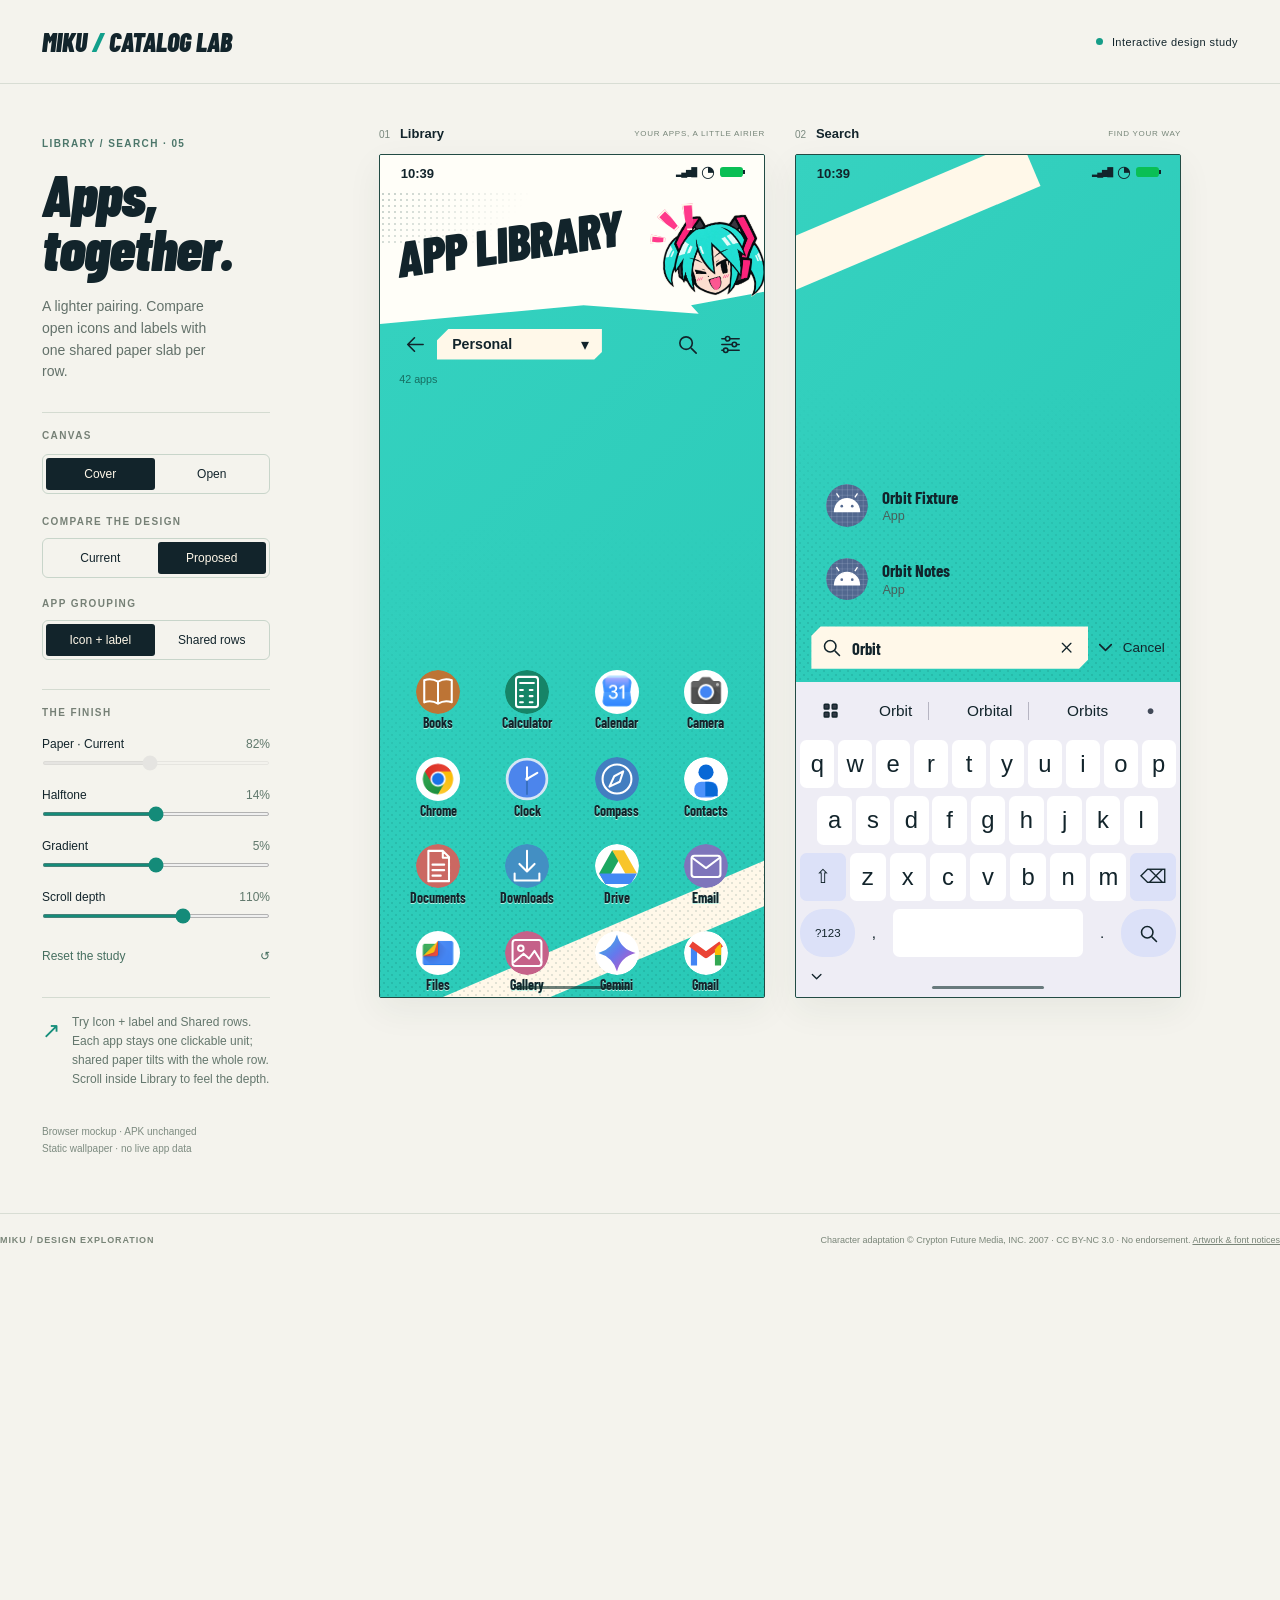
<file: docs/index.html>
<!doctype html><html lang="en"><head><meta charset="utf-8"><meta name="viewport" content="width=device-width,initial-scale=1"><meta http-equiv="refresh" content="0;url=miku/"><title>Arcfold design preview</title></head><body><a href="miku/">Open the Miku Library and Search preview</a></body></html>
</file>
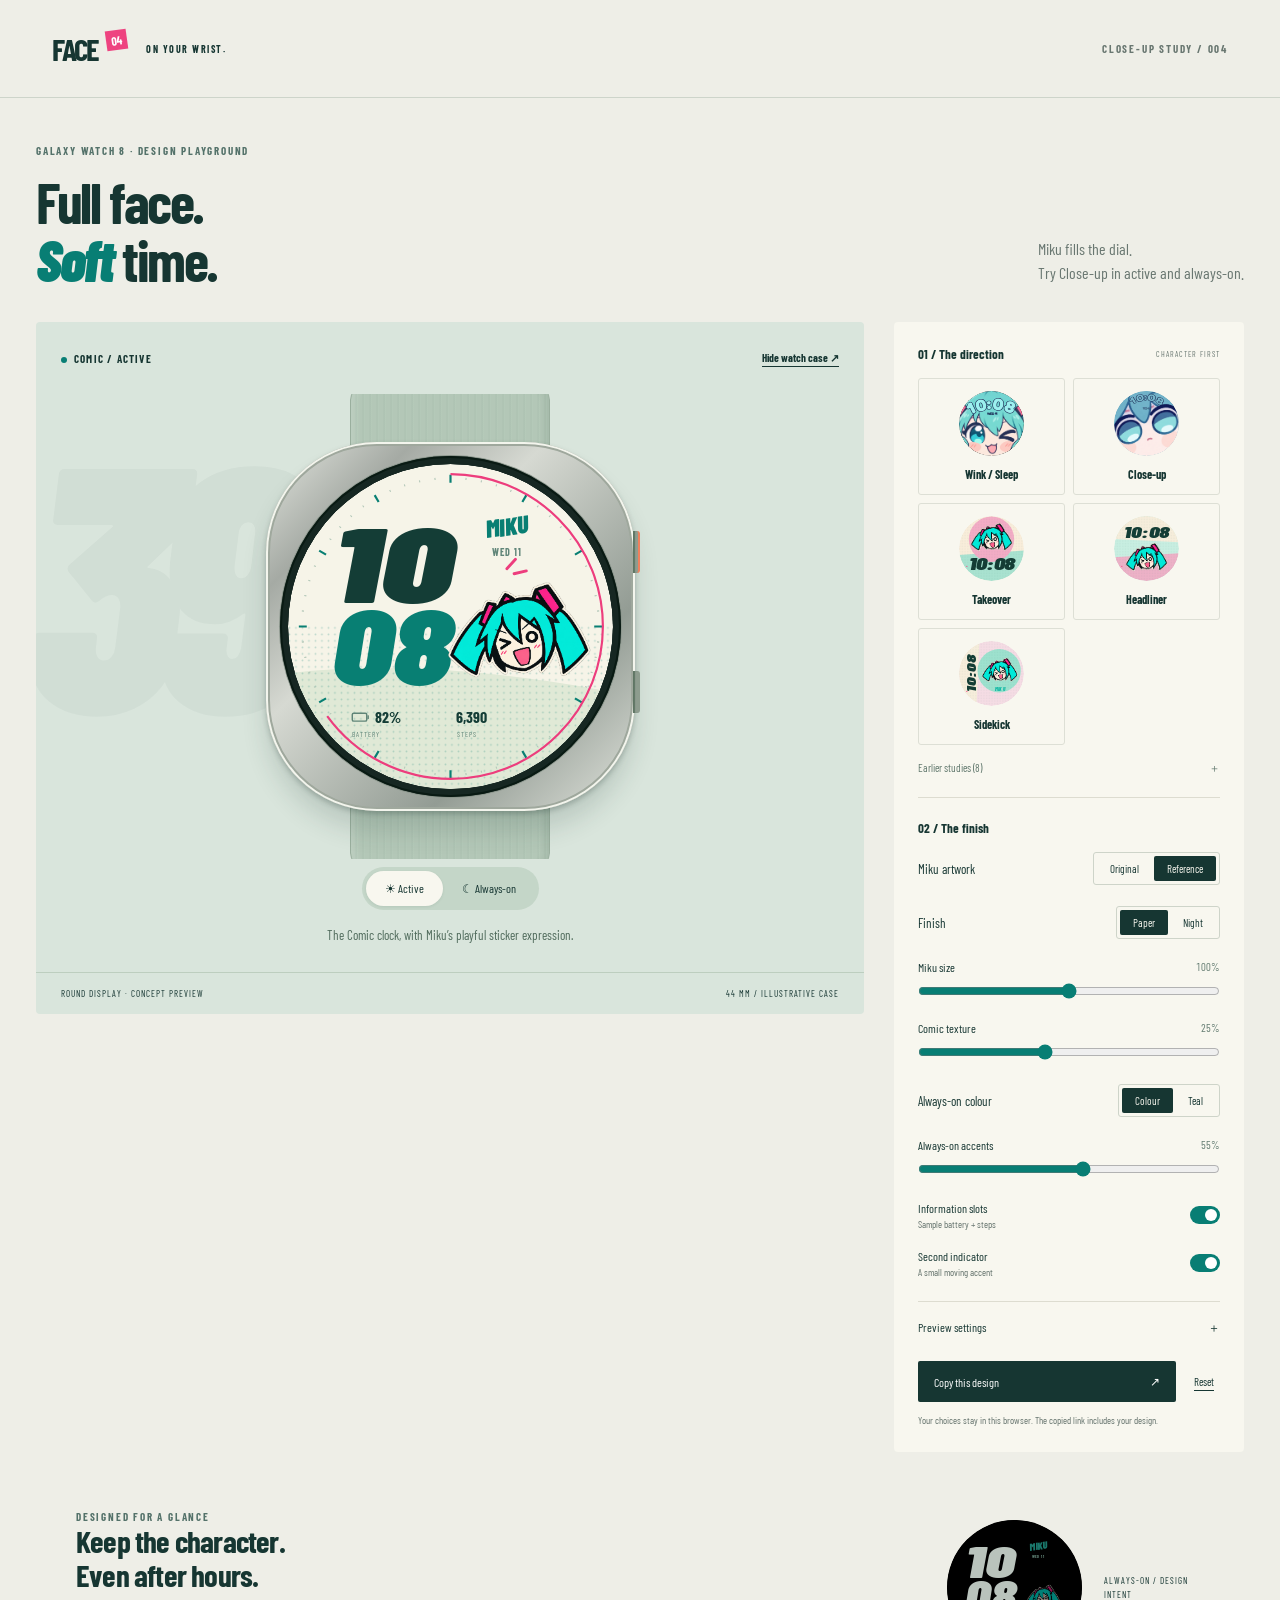
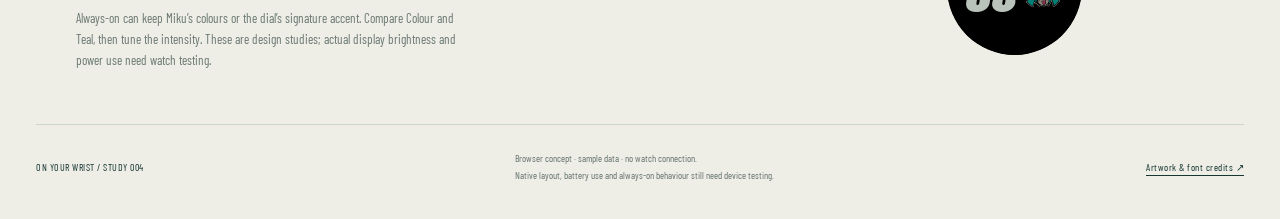
<file: docs/miku-watch/index.html>
<!doctype html>
<html lang="en">
<head>
  <meta charset="UTF-8">
  <meta name="viewport" content="width=device-width,initial-scale=1">
  <meta name="theme-color" content="#eeeee7">
  <meta name="description" content="Character-led Miku watch faces with bold time, plus eight earlier watch studies. Compare active and full-colour always-on.">
  <title>On your wrist / Watch face studies</title>
  <link rel="stylesheet" href="preview.css?v=fonts10">
  <link rel="preload" href="assets/fonts/fredoka.ttf" as="font" type="font/ttf" crossorigin>
  <script src="studies.js?v=fonts10" defer></script>
  <script src="preview.js?v=fonts10" defer></script>
</head>
<body>
  <header class="masthead"><a class="wordmark" href="#">FACE<span class="mark">04</span><span class="wordmark-sub">ON YOUR WRIST.</span></a><span class="edition">CLOSE-UP STUDY / 004</span></header>
  <main>
    <section class="intro"><div><p class="eyebrow">GALAXY WATCH 8 · DESIGN PLAYGROUND</p><h1>Full face.<br><em>Soft</em> time.</h1></div><p class="intro-note">Miku fills the dial.<br>Try Close-up in active and always-on.</p></section>
    <div class="workspace">
      <section class="stage" id="preview-stage" aria-label="Watch face preview">
        <div class="stage-top"><span><i class="status-dot"></i><span id="stage-label">COMIC / ACTIVE</span></span><button class="text-button" id="bare" aria-pressed="false">Hide watch case ↗</button></div>
        <div class="watch-space">
          <span class="stage-type" aria-hidden="true">39</span>
          <div class="watch" id="watch"><div class="strap strap-top"></div><div class="strap strap-bottom"></div><div class="case"><i class="side-button side-top"></i><i class="side-button side-bottom"></i><div class="bezel"><div class="screen" id="face"></div></div></div></div>
        </div>
        <div class="mode-switch" role="group" aria-label="Display mode"><button data-mode="active" aria-pressed="true">☀ Active</button><button data-mode="ambient" aria-pressed="false">☾ Always-on</button></div>
        <p class="stage-caption" id="stage-caption">The Comic clock, with Miku’s playful sticker expression.</p>
        <div class="stage-bottom"><span>ROUND DISPLAY · CONCEPT PREVIEW</span><span id="case-label">44 MM / ILLUSTRATIVE CASE</span></div>
      </section>
      <aside class="controls" aria-label="Design controls">
        <section class="control-section"><div class="section-title"><h2>01 / The direction</h2><span>CHARACTER FIRST</span></div><div class="directions focus-directions" role="group" aria-label="New character directions">
          <button class="direction" data-layout="wink" aria-pressed="false"><span class="mini-face" id="mini-wink" aria-hidden="true"></span><span><strong>Wink / Sleep</strong><small>Playful awake. Sleeping at rest.</small></span><span class="choice-dot"></span></button>
          <button class="direction" data-layout="closeup" aria-pressed="false"><span class="mini-face" id="mini-closeup" aria-hidden="true"></span><span><strong>Close-up</strong><small>Her whole face.</small></span><span class="choice-dot"></span></button>
          <button class="direction" data-layout="takeover" aria-pressed="false"><span class="mini-face" id="mini-takeover" aria-hidden="true"></span><span><strong>Takeover</strong><small>Miku above bold time.</small></span><span class="choice-dot"></span></button>
          <button class="direction" data-layout="headliner" aria-pressed="false"><span class="mini-face" id="mini-headliner" aria-hidden="true"></span><span><strong>Headliner</strong><small>Time above a giant portrait.</small></span><span class="choice-dot"></span></button>
          <button class="direction" data-layout="sidekick" aria-pressed="false"><span class="mini-face" id="mini-sidekick" aria-hidden="true"></span><span><strong>Sidekick</strong><small>Vertical time. Big character.</small></span><span class="choice-dot"></span></button>
        </div><details class="earlier-studies"><summary>Earlier studies (8) <span>＋</span></summary><div class="directions" role="group" aria-label="Earlier face directions">
          <button class="direction" data-layout="comic" aria-pressed="true"><span class="mini-face" id="mini-comic" aria-hidden="true"></span><span><strong>Comic</strong><small>Selected · comic Miku sticker.</small></span><span class="choice-dot"></span></button>
          <button class="direction" data-layout="vinyl" aria-pressed="false"><span class="mini-face" id="mini-vinyl" aria-hidden="true"></span><span><strong>Miku Vinyl</strong><small>Record-label charm.</small></span><span class="choice-dot"></span></button>
          <button class="direction" data-layout="sticker" aria-pressed="false"><span class="mini-face" id="mini-sticker" aria-hidden="true"></span><span><strong>Miku Sticker</strong><small>A little more pop.</small></span><span class="choice-dot"></span></button>
          <button class="direction" data-layout="arc" aria-pressed="false"><span class="mini-face" id="mini-arc" aria-hidden="true"></span><span><strong>Arc</strong><small>Quiet colour and type.</small></span><span class="choice-dot"></span></button>
          <button class="direction" data-layout="instrument" aria-pressed="false"><span class="mini-face" id="mini-instrument" aria-hidden="true"></span><span><strong>Instrument</strong><small>A precise field dial.</small></span><span class="choice-dot"></span></button>
          <button class="direction" data-layout="paper" aria-pressed="false"><span class="mini-face" id="mini-paper" aria-hidden="true"></span><span><strong>Paper</strong><small>Type with presence.</small></span><span class="choice-dot"></span></button>
          <button class="direction" data-layout="portrait" aria-pressed="false"><span class="mini-face" id="mini-portrait" aria-hidden="true"></span><span><strong>Portrait</strong><small>More Miku. Less noise.</small></span><span class="choice-dot"></span></button>
          <button class="direction" data-layout="dial" aria-pressed="false"><span class="mini-face" id="mini-dial" aria-hidden="true"></span><span><strong>Backstage</strong><small>A quieter analog moment.</small></span><span class="choice-dot"></span></button>
        </div></details></section>
        <section class="control-section"><div class="section-title"><h2>02 / The finish</h2></div>
          <div class="control-row" id="font-controls"><label for="font">Clock font</label><select id="font"><option value="fredoka">Fredoka · soft</option><option value="nunito">Nunito · clean</option><option value="baloo">Baloo 2 · chunky</option><option value="barlow">Barlow · previous</option></select></div>
          <div class="control-row" id="character-controls"><span id="character-label">Miku artwork</span><div class="segmented" role="group" aria-labelledby="character-label"><button data-character="original" aria-pressed="false">Original</button><button data-character="reference" aria-pressed="true">Reference</button></div></div>
          <div class="control-row" id="palette-controls"><span id="palette-label">Finish</span><div class="segmented" role="group" aria-labelledby="palette-label"><button data-palette="paper" aria-pressed="true">Paper</button><button data-palette="night" aria-pressed="false">Night</button></div></div>
          <div id="art-controls"><label class="slider-label" for="art">Miku size <output id="art-value" for="art">100%</output></label><input id="art" type="range" min="75" max="125" value="100" step="1"></div>
          <div id="texture-controls"><label class="slider-label" for="texture">Comic texture <output id="texture-value" for="texture">25%</output></label><input id="texture" type="range" min="0" max="60" value="25" step="1"></div>
          <div class="control-row aod-style-row"><span id="aodstyle-label">Always-on colour</span><div class="segmented" role="group" aria-labelledby="aodstyle-label"><button data-aodstyle="colour" aria-pressed="true">Colour</button><button data-aodstyle="teal" aria-pressed="false">Teal</button></div></div>
          <label class="slider-label" for="aod">Always-on accents <output id="aod-value" for="aod">55%</output></label><input id="aod" type="range" min="0" max="100" value="55" step="1" aria-description="Preview intensity of always-on artwork and accents. Zero hides Miku and coloured accents. This does not set physical watch brightness.">
          <label class="toggle-row" id="info-controls" for="details"><span>Information slots<small>Sample battery + steps</small></span><input id="details" type="checkbox" checked><span class="toggle" aria-hidden="true"></span></label>
          <label class="toggle-row" for="seconds"><span>Second indicator<small>A small moving accent</small></span><input id="seconds" type="checkbox" checked><span class="toggle" aria-hidden="true"></span></label>
        </section>
        <details class="extras"><summary>Preview settings <span>＋</span></summary><div class="extras-body">
          <div class="control-row"><label for="size">Watch size</label><select id="size"><option value="44">44 mm</option><option value="40">40 mm</option></select></div>
          <div class="control-row"><label for="format">Time format</label><select id="format"><option value="24">24 hour</option><option value="12">12 hour</option></select></div>
          <label class="toggle-row" for="live"><span>Use current time<small>Off keeps the study at 10:08</small></span><input id="live" type="checkbox"><span class="toggle" aria-hidden="true"></span></label>
        </div></details>
        <div class="actions"><button id="share" class="primary-button">Copy this design <span>↗</span></button><button id="reset" class="reset-button">Reset</button></div>
        <p class="control-note">Your choices stay in this browser. The copied link includes your design.</p>
      </aside>
    </div>
    <section class="afterword"><div><span class="eyebrow">DESIGNED FOR A GLANCE</span><h2>Keep the character.<br>Even after hours.</h2><p>Always-on can keep Miku’s colours or the dial’s signature accent. Compare Colour and Teal, then tune the intensity. These are design studies; actual display brightness and power use need watch testing.</p></div><div class="ambient-card"><div id="ambient-face" class="ambient-face" aria-label="Always-on comparison"></div><span>ALWAYS-ON / DESIGN INTENT</span></div></section>
    <footer><span>ON YOUR WRIST / STUDY 004</span><p>Browser concept · sample data · no watch connection.<br>Native layout, battery use and always-on behaviour still need device testing.</p><a href="assets/NOTICE.txt">Artwork & font credits ↗</a></footer>
  </main>
  <div class="toast" id="toast" role="status" aria-live="polite"></div>
  <dialog id="share-dialog"><form method="dialog"><h2>Your design link</h2><p>Copy this link to keep or share this version.</p><input id="share-url" aria-label="Design link" readonly><button class="primary-button">Done</button></form></dialog>
</body>
</html>
</file>
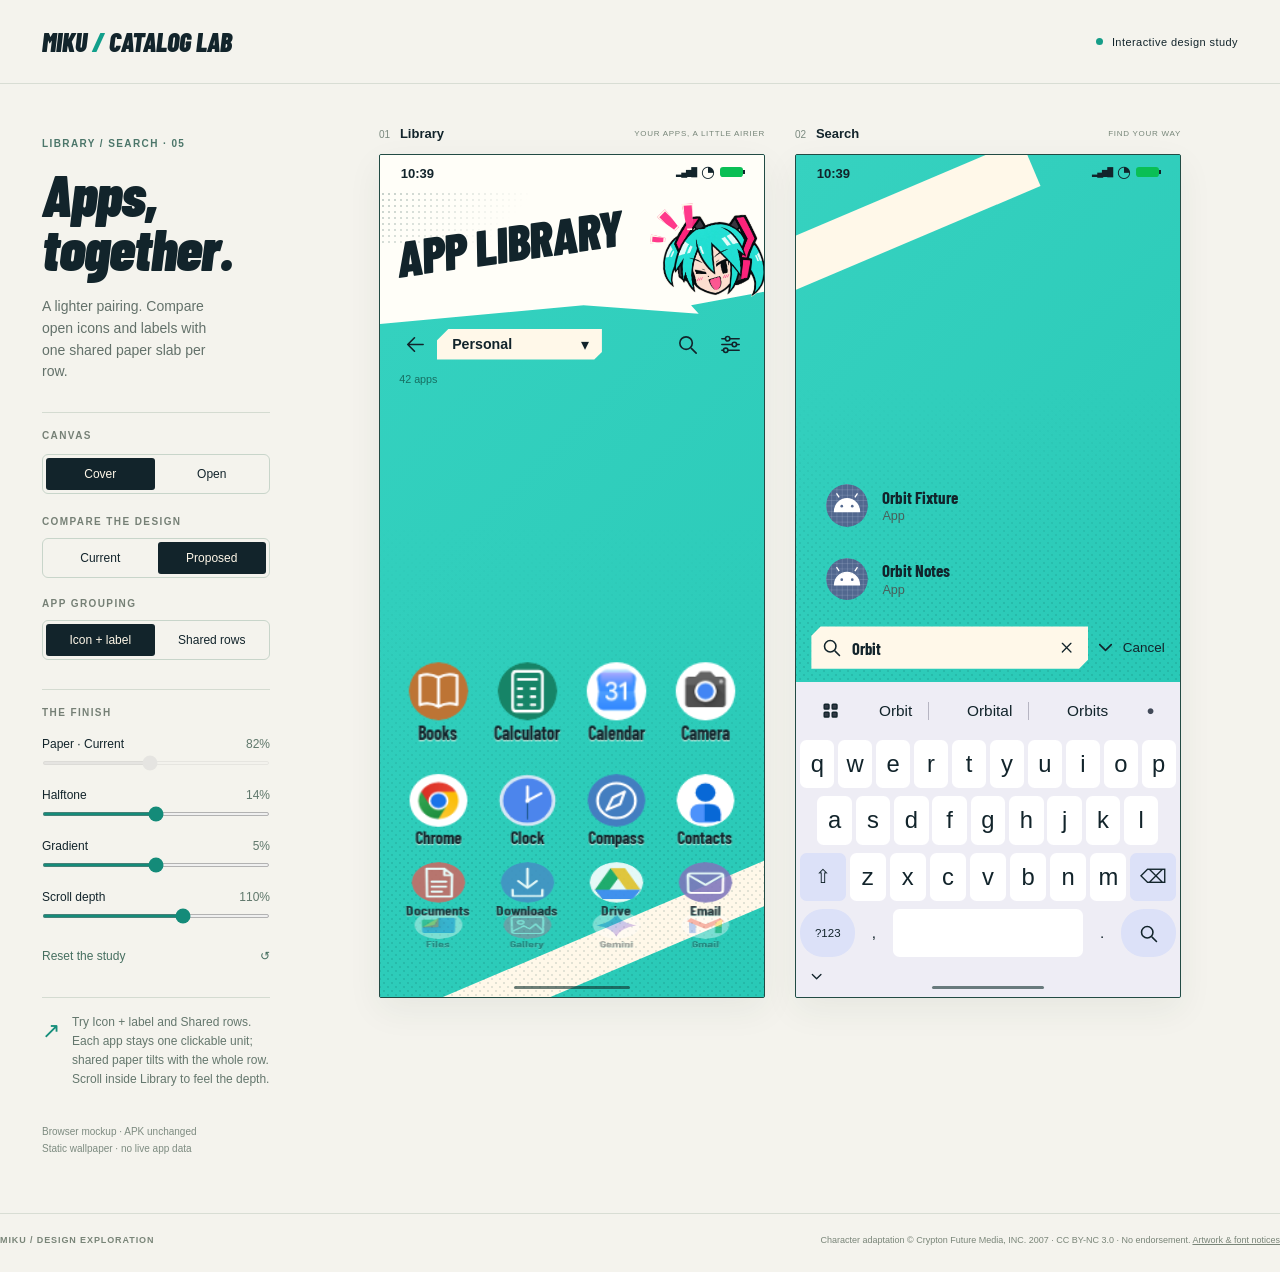
<file: docs/miku/index.html>
<!doctype html>
<html lang="en">
<head>
  <meta charset="utf-8">
  <meta name="viewport" content="width=device-width, initial-scale=1">
  <meta name="theme-color" content="#f4f3ec">
  <title>Miku · Catalog study</title>
  <meta name="description" content="A Miku Library study with complete app cards scrolling along a curved 3D surface, plus the white comic header.">
  <link rel="icon" href="assets/study.svg" type="image/svg+xml">
  <link rel="stylesheet" href="preview.css?v=group5">
  <link rel="stylesheet" href="polish.css?v=group5">
  <script src="preview.js?v=group5" defer></script>
</head>
<body class="is-refined catalog-icons">
  <svg class="sprite" xmlns="http://www.w3.org/2000/svg" aria-hidden="true"><defs>
    <symbol id="back" viewBox="0 0 24 24"><path d="m13 5-7 7 7 7M6 12h16"/></symbol>
    <symbol id="search" viewBox="0 0 24 24"><circle cx="10.5" cy="10.5" r="6.5"/><path d="m16 16 5 5"/></symbol>
    <symbol id="tune" viewBox="0 0 24 24"><path d="M3 6h18M3 12h18M3 18h18"/><circle cx="9" cy="6" r="2.3"/><circle cx="16" cy="12" r="2.3"/><circle cx="7" cy="18" r="2.3"/></symbol>
    <symbol id="close" viewBox="0 0 24 24"><path d="m6 6 12 12M18 6 6 18"/></symbol>
    <symbol id="grid" viewBox="0 0 24 24"><rect x="4" y="4" width="6" height="6" rx="1"/><rect x="14" y="4" width="6" height="6" rx="1"/><rect x="4" y="14" width="6" height="6" rx="1"/><rect x="14" y="14" width="6" height="6" rx="1"/></symbol>
    <symbol id="down" viewBox="0 0 24 24"><path d="m6 9 6 6 6-6"/></symbol>
  </defs></svg>
  <header class="page-header">
    <a href="#preview" class="wordmark">MIKU<span> / </span>CATALOG LAB</a>
    <span class="study-tag"><i></i> Interactive design study</span>
  </header>
  <main id="preview" class="studio">
    <aside class="studio-controls" aria-label="Preview controls">
      <p class="eyebrow">LIBRARY / SEARCH · 05</p>
      <h1>Apps,<br>together.</h1>
      <p class="intro">A lighter pairing. Compare open icons and labels with one shared paper slab per row.</p>
      <div class="control-group">
        <p class="control-heading">CANVAS</p>
        <div class="segmented" role="group" aria-label="Display size">
          <button id="cover-mode" type="button" aria-pressed="true">Cover</button>
          <button id="open-mode" type="button" aria-pressed="false">Open</button>
        </div>
      </div>
      <div class="comparison-control">
        <p class="control-heading">COMPARE THE DESIGN</p>
        <div class="segmented" role="group" aria-label="Design comparison">
          <button id="current-design" type="button" aria-pressed="false">Current</button>
          <button id="refined-design" type="button" aria-pressed="true">Proposed</button>
        </div>
      </div>
      <div class="grouping-control">
        <p class="control-heading">APP GROUPING</p>
        <div class="segmented" role="group" aria-label="App background style">
          <button id="icons-style" type="button" aria-pressed="true">Icon + label</button>
          <button id="rows-style" type="button" aria-pressed="false">Shared rows</button>
        </div>
      </div>
      <div class="control-group sliders">
        <p class="control-heading">THE FINISH</p>
        <label for="card-width">Paper · Current <output id="card-width-value" for="card-width">82%</output></label>
        <input id="card-width" type="range" min="66" max="100" value="82" disabled>
        <label for="dot-strength">Halftone <output id="dot-strength-value" for="dot-strength">14%</output></label>
        <input id="dot-strength" type="range" min="0" max="28" value="14">
        <label for="gradient">Gradient <output id="gradient-value" for="gradient">5%</output></label>
        <input id="gradient" type="range" min="0" max="10" step="0.25" value="5">
        <label for="scroll-depth">Scroll depth <output id="scroll-depth-value" for="scroll-depth">110%</output></label>
        <input id="scroll-depth" type="range" min="0" max="175" step="5" value="110">
        <button id="reset" class="reset" type="button">Reset the study <span aria-hidden="true">↺</span></button>
      </div>
      <div class="try-note"><span class="note-mark" aria-hidden="true">↗</span><p>Try Icon + label and Shared rows. Each app stays one clickable unit; shared paper tilts with the whole row. Scroll inside Library to feel the depth.</p></div>
      <p class="scope-note">Browser mockup · APK unchanged<br>Static wallpaper · no live app data</p>
    </aside>
    <div class="screens" id="screens">
      <section class="screen-study" aria-labelledby="library-caption">
        <div class="screen-caption"><h2 id="library-caption">01 <span>Library</span></h2><span>YOUR APPS, A LITTLE AIRIER</span></div>
        <div class="device" id="library-device">
          <div class="surface library-surface">
            <div class="scene-print" aria-hidden="true"></div><div class="halftone" aria-hidden="true"></div>
            <div class="status-bar" aria-hidden="true"><span>10:39</span><span class="status-symbols"><b>▂▄▆█</b><span>◔</span><i></i></span></div>
            <header class="comic-header">
              <div class="header-dots" aria-hidden="true"></div>
              <h2>APP LIBRARY</h2>
              <div class="mascot" aria-hidden="true"><img src="assets/miku-head.png" alt=""><span class="burst burst-one"></span><span class="burst burst-two"></span><span class="burst burst-three"></span></div>
            </header>
            <div class="library-toolbar">
              <button class="icon-button" type="button" id="library-back" aria-label="Return to all apps"><svg><use href="#back"/></svg></button>
              <label class="collection"><span class="sr-only">Library collection</span><select id="collection"><option value="all">Personal</option><option value="everyday">Everyday</option><option value="creative">Creative</option></select><span aria-hidden="true">▾</span></label>
              <button class="icon-button" type="button" id="open-search" aria-label="Focus Search"><svg><use href="#search"/></svg></button>
              <button class="icon-button" type="button" id="view-menu-button" aria-label="Library view and sort" aria-expanded="false" aria-controls="view-menu"><svg><use href="#tune"/></svg></button>
            </div>
            <div class="profile-line"><span id="library-count">22 apps</span><span class="single-profile-label">Profile: Personal</span></div>
            <div class="view-menu" id="view-menu" hidden>
              <p>VIEW</p><div class="segmented" role="group" aria-label="Library layout"><button type="button" id="grid-view" aria-pressed="true">Grid</button><button type="button" id="list-view" aria-pressed="false">List</button></div>
              <label for="sort">Sort apps<select id="sort"><option value="az">Name A–Z</option><option value="za">Name Z–A</option></select></label>
            </div>
            <div class="library-scroll"><div class="app-grid" id="app-grid" aria-label="Apps"></div></div>
            <div class="gesture-bar" aria-hidden="true"></div>
          </div>
        </div>
      </section>
      <section class="screen-study" aria-labelledby="search-caption">
        <div class="screen-caption"><h2 id="search-caption">02 <span>Search</span></h2><span>FIND YOUR WAY</span></div>
        <div class="device" id="search-device">
          <div class="surface search-surface">
            <div class="scene-print" aria-hidden="true"></div><div class="halftone" aria-hidden="true"></div>
            <div class="status-bar" aria-hidden="true"><span>10:39</span><span class="status-symbols"><b>▂▄▆█</b><span>◔</span><i></i></span></div>
            <div class="search-content"><div id="search-results" class="search-results" aria-live="polite" aria-label="Search results"></div></div>
            <form id="search-form" class="search-toolbar" role="search">
              <div class="search-field"><svg aria-hidden="true"><use href="#search"/></svg><label class="sr-only" for="query">Search all apps</label><input id="query" type="search" inputmode="none" autocomplete="off" spellcheck="false" value="Orbit" placeholder="Search apps"><button type="button" id="clear-query" aria-label="Clear Search"><svg><use href="#close"/></svg></button></div>
              <button type="button" class="icon-button" id="keyboard-toggle" aria-label="Hide preview keyboard" aria-pressed="true"><svg><use href="#down"/></svg></button>
              <button type="button" class="cancel-search" id="cancel-search">Cancel</button>
            </form>
          </div>
          <div class="keyboard" id="keyboard" aria-label="Preview keyboard">
            <div class="suggestions"><svg aria-hidden="true"><use href="#grid"/></svg><span id="suggestion">Orbit</span><span>Orbital</span><span>Orbits</span><span aria-hidden="true">●</span></div>
            <div class="key-row" data-letters="qwertyuiop"></div><div class="key-row middle-row" data-letters="asdfghjkl"></div>
            <div class="key-row"><button type="button" class="utility-key" id="shift" aria-label="Shift" aria-pressed="false">⇧</button><div class="letter-group" data-letters="zxcvbnm"></div><button type="button" class="utility-key" id="backspace" aria-label="Backspace">⌫</button></div>
            <div class="key-row last-row"><button type="button" class="utility-key" id="symbols" aria-label="Numbers and symbols" aria-pressed="false">?123</button><button type="button" class="punctuation" data-character=",">,</button><button type="button" class="space-key" id="space" aria-label="Space"></button><button type="button" class="punctuation" data-character=".">.</button><button type="button" class="utility-key" id="keyboard-search" aria-label="Search"><svg><use href="#search"/></svg></button></div>
            <div class="keyboard-footer"><button type="button" id="hide-keyboard" aria-label="Hide preview keyboard"><svg><use href="#down"/></svg></button><div class="gesture-bar" aria-hidden="true"></div></div>
          </div>
          <div class="gesture-bar without-keyboard" aria-hidden="true"></div>
        </div>
      </section>
    </div>
  </main>
  <footer class="page-footer"><span>MIKU / DESIGN EXPLORATION</span><p>Character adaptation © Crypton Future Media, INC. 2007 · CC BY-NC 3.0 · No endorsement. <a href="assets/NOTICE.txt">Artwork &amp; font notices</a></p></footer>
  <div class="toast" id="toast" role="status" aria-live="polite"></div>
</body>
</html>
</file>
<file: docs/miku-watch/preview.css>
@font-face{font-family:Barlow;src:url('assets/barlow-regular.ttf')}@font-face{font-family:Barlow;src:url('assets/barlow-bold.ttf');font-weight:700}@font-face{font-family:Comic;src:url('assets/barlow-black-italic.ttf');font-weight:900;font-style:italic}
:root{--ink:#163632;--muted:#697771;--paper:#f8f7ef;--teal:#087e74;--pink:#ee4380}*{box-sizing:border-box}body{margin:0;background:#eeeee7;color:var(--ink);font-family:Barlow,Arial,sans-serif}button,input,select{font:inherit}button,a,input,select,summary{-webkit-tap-highlight-color:transparent}button{cursor:pointer}button:focus-visible,a:focus-visible,summary:focus-visible,input:focus-visible,select:focus-visible{outline:3px solid #c42464;outline-offset:4px}button{color:inherit}a{color:inherit}.masthead{max-width:1392px;margin:auto;padding:30px 52px;display:flex;align-items:center;justify-content:space-between;border-bottom:1px solid #cdd4ca}.wordmark{font-weight:700;letter-spacing:-2px;font-size:31px;text-decoration:none;display:flex;align-items:center;gap:8px}.mark{background:var(--pink);color:#fff;font-size:12px;letter-spacing:0;align-self:start;padding:3px 5px;transform:rotate(-8deg)}.wordmark-sub{font-size:10px;letter-spacing:1.5px;margin-left:11px}.edition,.eyebrow{font-size:11px;letter-spacing:1.8px;font-weight:700}.edition{color:var(--muted)}main{max-width:1288px;margin:auto;padding:0 36px}.intro{display:flex;justify-content:space-between;align-items:flex-end;padding:46px 0 34px}.eyebrow{margin:0 0 16px;color:#54726a}h1{font-size:clamp(42px,4.5vw,65px);line-height:1;letter-spacing:-2.4px;margin:0;font-weight:700}h1 em{font-family:Comic;color:var(--teal);font-weight:900}.intro-note{font-size:16px;line-height:1.5;color:var(--muted);margin:0 0 3px}.workspace{display:grid;grid-template-columns:minmax(0,1fr) 350px;gap:30px;align-items:start}.stage{background:#d9e5dc;border-radius:4px;position:relative;min-width:0;overflow:hidden}.stage-top{position:relative;z-index:2;display:flex;align-items:center;justify-content:space-between;padding:21px 25px;font-size:11px;letter-spacing:1.2px;font-weight:700}.status-dot{display:inline-block;width:6px;height:6px;background:var(--teal);border-radius:100%;margin-right:7px}.text-button{background:none;border:0;font-size:11px;text-decoration:underline;text-underline-offset:4px;padding:8px 0;letter-spacing:0}.watch-space{height:432px;position:relative;display:grid;place-items:center;isolation:isolate;overflow:hidden}.stage-type{position:absolute;font:italic 900 350px/.8 Comic;letter-spacing:-25px;opacity:.035;left:-10px;top:40px;pointer-events:none}.watch{--watch-size:345px;width:var(--watch-size);height:var(--watch-size);position:relative;display:grid;place-items:center;transition:width .25s,height .25s}.watch.small{--watch-size:315px}.strap{position:absolute;width:54%;height:130px;z-index:-1;background:repeating-linear-gradient(90deg,#b3c7b7 0,#b3c7b7 4px,#acc1b1 5px,#b7ccbb 7px);border:1px solid #9aaf9e;border-radius:14px;box-shadow:inset 5px 0 6px #ffffff20,inset -5px 0 6px #18392c14}.strap-top{bottom:80%}.strap-bottom{top:80%}.case{position:relative;width:100%;height:100%;padding:14px;border-radius:30%;background:linear-gradient(135deg,#e3e6df,#a5aaa4 20%,#d6d9d2 38%,#939c94 72%,#e0e3dc);box-shadow:0 20px 25px #283d3728,0 3px 5px #22393040,inset 0 0 0 2px #f3f5ed,inset 0 0 0 4px #9fa89d}.bezel{width:100%;height:100%;border-radius:50%;padding:8px;background:#162722;box-shadow:0 0 0 1px #89948a,inset 0 0 0 2px #091a13}.screen{width:100%;height:100%;border-radius:50%;overflow:hidden;background:#071b19}.screen svg{width:100%;height:100%;display:block}.side-button{position:absolute;right:-5px;width:7px;height:42px;border-radius:0 3px 3px 0;background:#8d9c8e;box-shadow:inset 2px 0 1px #5f7664}.side-top{top:24%;border-right:2px solid #ef805c}.side-bottom{top:62%}.watch.bare .case{background:none;box-shadow:none;padding:0;border-radius:50%}.watch.bare .bezel{padding:0;background:none;box-shadow:0 12px 20px #183b3320}.watch.bare .strap,.watch.bare .side-button{display:none}.mode-switch{display:flex;justify-content:center;margin:8px auto 0;background:#c4d6c8;padding:4px;border-radius:30px;width:max-content;max-width:100%}.mode-switch button{border:0;background:none;border-radius:20px;padding:10px 19px;font-size:12px}.mode-switch button[aria-pressed=true]{background:var(--paper);box-shadow:0 1px 3px #12382a14}.stage-caption{text-align:center;font-size:13px;margin:17px 20px 25px;min-height:16px;color:#4f6a5b}.stage-bottom{display:flex;justify-content:space-between;gap:10px;padding:15px 25px;border-top:1px solid #bdcebf;font-size:9px;letter-spacing:1px}.controls{background:var(--paper);padding:24px;border-radius:4px}.control-section+.control-section{border-top:1px solid #dddcd0;margin-top:21px;padding-top:22px}.section-title{display:flex;align-items:center;justify-content:space-between;margin-bottom:16px}.section-title h2{font-size:13px;margin:0;font-weight:700}.section-title>span{font-size:8px;letter-spacing:1px;color:var(--muted)}.directions{display:grid;gap:8px}.direction{display:flex;align-items:center;text-align:left;gap:13px;background:transparent;border:1px solid #dddfd5;border-radius:3px;padding:9px 12px;min-height:69px}.direction[aria-pressed=true]{border-color:#2a7b6b;background:#eaf0e5}.mini-face{flex:0 0 48px;width:48px;height:48px;display:block}.mini-face svg{width:100%;height:100%;border-radius:100%;display:block}.direction strong{font-size:15px}.direction small{display:block;color:var(--muted);font-size:11px;margin-top:3px}.choice-dot{margin-left:auto;width:13px;height:13px;border:1px solid #a4b2a5;border-radius:50%}.direction[aria-pressed=true] .choice-dot{border:4px solid var(--teal);background:#fff}.control-row{display:flex;align-items:center;justify-content:space-between;gap:10px;font-size:13px;margin-bottom:21px}.segmented{display:flex;border:1px solid #ced4c9;border-radius:3px;padding:3px;gap:2px}.segmented button{background:none;border:0;padding:6px 13px;border-radius:2px;font-size:11px}.segmented button[aria-pressed=true]{background:var(--ink);color:var(--paper)}.slider-label{font-size:12px;display:flex;justify-content:space-between;margin:16px 0 8px}.slider-label output{font-variant-numeric:tabular-nums;color:#627b70;font-size:11px}input[type=range]{width:100%;accent-color:var(--teal);height:18px;margin:0 0 5px;cursor:pointer}.toggle-row{display:flex;position:relative;align-items:center;justify-content:space-between;font-size:12px;margin-top:16px;cursor:pointer;min-height:32px}.toggle-row small{display:block;font-size:10px;margin-top:3px;color:var(--muted)}.toggle-row input{position:absolute;opacity:0;right:0;width:36px;height:32px;margin:0;cursor:pointer}.toggle{width:30px;height:18px;background:#c4cec2;border-radius:20px;pointer-events:none;padding:3px}.toggle:after{content:'';width:12px;height:12px;border-radius:100%;background:#fff;display:block;transition:transform .15s}.toggle-row input:checked+.toggle{background:var(--teal)}.toggle-row input:checked+.toggle:after{transform:translateX(12px)}.toggle-row input:focus-visible+.toggle{outline:3px solid #c42464;outline-offset:3px}.extras{border-top:1px solid #dddcd0;margin-top:22px;padding-top:18px}summary{cursor:pointer;font-size:12px;list-style:none;display:flex;justify-content:space-between}summary::-webkit-details-marker{display:none}.extras-body{padding-top:20px}select{background:#eeefe6;border:1px solid #c6d0c2;padding:5px 8px;font-size:12px;border-radius:2px}.actions{display:flex;gap:12px;margin-top:24px}.primary-button{background:var(--ink);color:#fff;border:0;border-radius:2px;padding:13px 16px;font-size:12px;flex:1;display:flex;align-items:center;justify-content:space-between;gap:20px}.reset-button{border:0;background:none;text-decoration:underline;text-underline-offset:4px;font-size:11px}.control-note{font-size:10px;line-height:1.6;color:var(--muted);margin-bottom:0}.afterword{display:flex;justify-content:space-between;align-items:center;padding:53px 40px;border-bottom:1px solid #cdd4ca;gap:30px}.afterword h2{font-size:31px;line-height:1.1;letter-spacing:-.8px;margin:0 0 16px}.afterword p{max-width:380px;font-size:13px;line-height:1.6;color:var(--muted);margin:0}.ambient-card{display:flex;align-items:center;gap:22px}.ambient-face{width:135px;height:135px;background:#000;border-radius:100%;overflow:hidden}.ambient-face svg{width:100%;height:100%}.ambient-card>span{font-size:9px;letter-spacing:1px;max-width:100px;line-height:1.6}footer{display:flex;justify-content:space-between;align-items:center;gap:20px;padding:25px 0 35px;font-size:10px;letter-spacing:.5px}footer p{font-size:10px;line-height:1.7;color:var(--muted);margin:0;letter-spacing:0}footer a{text-underline-offset:4px}.toast{position:fixed;left:50%;bottom:25px;transform:translate(-50%,15px);background:var(--ink);color:#fff;border-radius:4px;padding:13px 20px;font-size:13px;opacity:0;pointer-events:none;transition:opacity .2s,transform .2s;z-index:10;width:max-content;max-width:90vw;text-align:center}.toast.visible{opacity:1;transform:translate(-50%,0)}dialog{border:1px solid #c6d0c2;border-radius:6px;background:var(--paper);padding:25px;max-width:90vw;width:480px;color:var(--ink)}dialog::backdrop{background:#103c3366}dialog h2{margin:0;font-size:24px}dialog p{font-size:13px}dialog input{width:100%;padding:12px;margin:5px 0 20px;border:1px solid #a4b2a5}dialog button{width:100%}.face-slot{cursor:pointer}.face-slot:focus-visible{outline:none;filter:drop-shadow(0 0 4px #ff4284)}
@media(min-width:1100px){.stage{position:sticky;top:20px}.watch-space{height:465px}.watch{--watch-size:369px}.watch.small{--watch-size:337px}.stage-caption{margin-bottom:29px}}
@media(max-width:900px){.masthead{padding:24px 30px}main{padding:0 25px}.intro{padding:35px 0 28px}.intro-note{font-size:13px}.workspace{grid-template-columns:minmax(0,1fr) 300px;gap:18px}.controls{padding:20px}.watch{--watch-size:300px}.watch.small{--watch-size:274px}.watch-space{height:380px}.stage-top{padding:16px;font-size:9px}.stage-bottom{font-size:8px;padding:15px}.stage-bottom span:last-child{display:none}.afterword{padding:40px 10px}.ambient-card{gap:15px}.ambient-card>span{display:none}}
@media(max-width:700px){.masthead{padding:21px 21px}.wordmark{font-size:26px}.wordmark-sub{font-size:8px;margin-left:3px}.edition{font-size:8px;letter-spacing:1px}main{padding:0 18px}.intro{padding:31px 0 25px;display:block}h1{font-size:44px}.intro .eyebrow{font-size:9px;margin-bottom:14px}.intro-note{margin:15px 0 0;font-size:13px;line-height:1.4}.intro-note br{display:none}.workspace{display:flex;flex-direction:column;gap:18px}.stage,.controls{width:100%}.stage-top{padding:13px 17px;font-size:9px}.watch{--watch-size:min(76vw,345px)}.watch.small{--watch-size:min(69.2vw,315px)}.watch-space{height:385px}.mode-switch{margin-top:0}.stage-caption{font-size:12px;margin-bottom:21px}.stage-bottom{padding:13px 17px;font-size:8px}.stage-bottom span:last-child{display:block}.controls{padding:22px}.directions{grid-template-columns:repeat(3,1fr);gap:8px}.direction{flex-direction:column;align-items:center;text-align:center;gap:8px;padding:12px 4px;position:relative}.direction .mini-face{width:56px;height:56px;flex-basis:56px}.direction strong{font-size:13px}.direction small{display:none}.choice-dot{display:none}.section-title>span{font-size:8px}.control-row{margin-bottom:16px}.slider-label,.toggle-row{font-size:13px}.toggle-row small,.control-note{font-size:11px}.control-section+.control-section{margin-top:20px}.afterword{padding:35px 6px;gap:16px}.afterword h2{font-size:24px}.afterword .eyebrow{font-size:8px}.afterword p{font-size:12px}.ambient-face{width:100px;height:100px}footer{align-items:flex-start;flex-wrap:wrap;gap:14px}footer p{order:3;flex-basis:100%}}
@media(max-width:360px){.wordmark-sub{display:none}.watch-space{height:340px}.stage-bottom span:last-child{display:none}.afterword{align-items:start}.ambient-face{width:80px;height:80px}.stage-caption{font-size:11px}}
@media(prefers-reduced-motion:reduce){*,*:before,*:after{transition:none!important;scroll-behavior:auto!important}}
[hidden]{display:none!important}.directions{grid-template-columns:repeat(2,minmax(0,1fr))}.direction{flex-direction:column;text-align:center;gap:7px;padding:12px 5px;min-height:111px}.direction .mini-face{width:67px;height:67px;flex-basis:67px}.direction strong{font-size:12px}.direction small,.direction .choice-dot{display:none}.aod-style-row{margin-top:18px}.stage[data-family=arc]{background:#dcdde9}.stage[data-family=instrument]{background:#d9dfcd}.stage[data-family=paper]{background:#e6dfd3}@media(max-width:700px){.directions{grid-template-columns:repeat(4,minmax(0,1fr));gap:6px}.direction{min-height:91px;padding:10px 2px}.direction .mini-face{width:50px;height:50px;flex-basis:50px}.direction strong{font-size:10px}.edition{font-size:7px}}@media(max-width:360px){.direction .mini-face{width:44px;height:44px;flex-basis:44px}.direction strong{font-size:9px}}
.focus-directions{grid-template-columns:repeat(3,minmax(0,1fr))}.focus-directions .mini-face{width:65px;height:65px;flex-basis:65px}.earlier-studies{margin-top:16px}.earlier-studies summary{font-size:11px;color:#62796e}.earlier-studies .directions{margin-top:12px}@media(max-width:700px){.focus-directions{grid-template-columns:repeat(3,minmax(0,1fr))}.focus-directions .mini-face{width:72px;height:72px;flex-basis:72px}.focus-directions .direction strong{font-size:12px}}
.focus-directions{grid-template-columns:repeat(2,minmax(0,1fr))}
@font-face{font-family:Fredoka;src:url("assets/fonts/fredoka.ttf") format("truetype");font-weight:300 700;font-display:swap}@font-face{font-family:Nunito;src:url("assets/fonts/nunito.ttf") format("truetype");font-weight:200 1000;font-display:swap}@font-face{font-family:"Baloo 2";src:url("assets/fonts/baloo2.ttf") format("truetype");font-weight:400 800;font-display:swap}
</file>
<file: docs/miku/preview.css>
@font-face{font-family:Barlow;src:url('assets/barlow-regular.ttf') format('truetype');font-weight:400;font-display:swap}
@font-face{font-family:Barlow;src:url('assets/barlow-bold.ttf') format('truetype');font-weight:700;font-display:swap}
@font-face{font-family:Comic;src:url('assets/barlow-black-italic.ttf') format('truetype');font-weight:900;font-style:italic;font-display:swap}
:root{--ink:#12242b;--teal:#2bd0bd;--paper:#fff8e9;--pink:#ff398b;--card-width:82%;--dots:.14;--gradient:.05;color:var(--ink);font-family:Arial,sans-serif;background:#f4f3ed;font-synthesis:none}
*{box-sizing:border-box}body{margin:0}button,input,select{font:inherit;color:inherit}button,select,input[type=range]{cursor:pointer}button{touch-action:manipulation}button:focus-visible,a:focus-visible,input:focus-visible,select:focus-visible{outline:3px solid #c80058;outline-offset:3px}button{border:0;background:none}button:disabled{opacity:.35;cursor:default}a{color:inherit}svg{width:24px;height:24px;fill:none;stroke:currentColor;stroke-width:1.8;stroke-linecap:round;stroke-linejoin:round}.sprite{position:absolute;width:0;height:0;overflow:hidden}.sr-only{position:absolute;width:1px;height:1px;padding:0;margin:-1px;overflow:hidden;clip-path:inset(50%);white-space:nowrap;border:0}[hidden]{display:none!important}
.page-header{max-width:1440px;margin:auto;padding:26px 42px;display:flex;justify-content:space-between;align-items:center;border-bottom:1px solid #d8ddd4}.wordmark{font:italic 900 26px Comic,sans-serif;text-decoration:none}.wordmark span{color:#119f8b}.study-tag{font-size:11px;letter-spacing:.04em;display:flex;align-items:center;gap:9px}.study-tag i{width:7px;height:7px;background:#159d88;border-radius:50%}.studio{max-width:1440px;margin:0 auto;padding:42px;display:grid;grid-template-columns:228px minmax(0,1fr);gap:52px}.studio-controls{padding-top:12px}.eyebrow,.control-heading{font-size:10px;font-weight:700;letter-spacing:.14em}.eyebrow{color:#4c766a;margin:0 0 18px}h1{font:italic 900 clamp(52px,4.6vw,72px)/.91 Comic,sans-serif;letter-spacing:-1px;margin:0 0 22px}.intro{font-size:14px;line-height:1.55;max-width:190px;color:#63716a}.control-group{border-top:1px solid #d4dbd1;margin-top:29px;padding-top:17px}.control-heading{color:#768076;margin:0 0 13px}.segmented{display:flex;border:1px solid #c8d5ca;border-radius:6px;padding:3px;gap:3px}.segmented button{flex:1;padding:9px 12px;font-size:12px;border-radius:3px}.segmented button[aria-pressed=true]{background:var(--ink);color:var(--paper)}.sliders>label{display:flex;justify-content:space-between;font-size:12px;margin:19px 0 10px}.sliders output{font-variant-numeric:tabular-nums;color:#60786c}.sliders input{display:block;width:100%;height:4px;accent-color:#148b79;margin:0 0 23px}.reset{display:flex;justify-content:space-between;width:100%;font-size:12px;padding:8px 0;color:#466f60}.try-note{margin-top:26px;display:flex;gap:12px;padding:15px 0;border-top:1px solid #d4dbd1;font-size:12px;line-height:1.6;color:#64776d}.try-note p{margin:0}.note-mark{font-size:22px;color:#158e7b}.scope-note{font-size:10px;line-height:1.7;color:#7d8b80;margin-top:18px}.screens{display:grid;grid-template-columns:repeat(2,minmax(0,386px));align-items:start;justify-content:center;gap:30px}.screen-study{min-width:0}.screen-caption{display:flex;align-items:center;justify-content:space-between;gap:12px;margin-bottom:13px}.screen-caption h2{font-size:10px;font-weight:400;color:#7c8b80;margin:0;white-space:nowrap}.screen-caption h2 span{font-size:13px;font-weight:700;color:var(--ink);margin-left:7px}.screen-caption>span{font-size:8px;letter-spacing:.09em;color:#778679;text-align:right}.device{position:relative;isolation:isolate;container-type:inline-size;aspect-ratio:386/844;overflow:hidden;border:1px solid #224b44;border-radius:2px;background:var(--teal);display:flex;flex-direction:column;box-shadow:0 12px 35px #193a2910}.surface{position:relative;isolation:isolate;overflow:hidden;background:linear-gradient(135deg,rgb(255 255 255 / var(--gradient)),rgb(0 70 65 / var(--gradient))),var(--teal);display:flex;flex-direction:column}.library-surface{height:100%}.scene-print,.halftone{position:absolute;inset:0;pointer-events:none;z-index:-1}.scene-print{overflow:hidden}.scene-print:before,.scene-print:after{content:'';position:absolute;display:block;background:var(--paper);transform:rotate(-23deg)}.scene-print:before{top:-3cqw;left:-20%;width:90%;height:8cqw}.scene-print:after{bottom:5cqw;left:-20%;width:150%;height:11cqw}.halftone{background-image:radial-gradient(circle,#003c37 .65px,transparent .95px),radial-gradient(circle,#003c37 .65px,transparent .95px);background-size:8px 8px;background-position:0 0,4px 4px;opacity:var(--dots);mask-image:linear-gradient(transparent 43%,#000 85%);-webkit-mask-image:linear-gradient(transparent 43%,#000 85%)}.status-bar{height:9.3cqw;flex-shrink:0;padding:2.8cqw 5.4cqw 0;display:flex;align-items:flex-start;justify-content:space-between;font-size:3.4cqw;font-weight:600}.status-symbols{display:flex;gap:1.3cqw;align-items:center}.status-symbols b{font-size:2.2cqw;letter-spacing:-1px}.status-symbols>span{font-size:4.1cqw;line-height:.8}.status-symbols i{display:block;width:6cqw;height:2.8cqw;background:#0abf55;border-radius:.8cqw;position:relative}.status-symbols i:after{content:'';position:absolute;right:-.5cqw;top:.8cqw;width:.5cqw;height:1.1cqw;background:var(--ink)}.comic-header{height:34cqw;flex-shrink:0;position:relative}.comic-header h2{position:absolute;top:11.8cqw;left:4.2cqw;font:italic 900 13.1cqw/.9 Comic,sans-serif;letter-spacing:-.22cqw;white-space:nowrap;transform:rotate(-8deg);transform-origin:left center;margin:0;z-index:1}.header-dots{position:absolute;left:0;top:0;width:40%;height:43%;background:radial-gradient(circle,#103d36 1px,transparent 1.4px) 0 0/6px 6px;mask-image:linear-gradient(130deg,#000,transparent 78%);opacity:.65}.mascot{position:absolute;right:-2cqw;top:5cqw;width:29cqw;height:28cqw;z-index:2;overflow:visible;transform:rotate(5deg)}.mascot img{position:absolute;left:-12cqw;top:0;width:57cqw;max-width:none;clip-path:polygon(30% 0,77% 0,83% 25%,81% 53%,65% 65%,42% 63%,35% 48%,18% 59%,22% 32%);filter:drop-shadow(1px 0 var(--paper)) drop-shadow(-1px 0 var(--paper))}.burst{position:absolute;background:var(--pink);border:.6cqw solid var(--paper);clip-path:polygon(0 0,100% 0,75% 100%,35% 100%)}.burst-one{left:5cqw;top:-1cqw;width:3cqw;height:7cqw;transform:rotate(-9deg)}.burst-two{left:0;top:1cqw;width:3cqw;height:6cqw;transform:rotate(-50deg)}.burst-three{left:-2cqw;top:7cqw;width:2.4cqw;height:4cqw;transform:rotate(-90deg)}.library-toolbar{display:grid;grid-template-columns:10cqw 1fr 10cqw 10cqw;gap:1cqw;align-items:center;padding:0 3.8cqw;height:12cqw;flex-shrink:0}.icon-button{display:grid;place-items:center;width:10cqw;height:10cqw;padding:0}.icon-button svg{width:6cqw;height:6cqw;stroke-width:1.7}.icon-button use[href='#tune']{fill:var(--teal)}.collection{position:relative;max-width:43cqw;display:flex;align-items:center;clip-path:polygon(3cqw 0,100% 0,100% calc(100% - 2cqw),calc(100% - 2cqw) 100%,0 100%,0 3cqw);background:var(--paper)}.collection select{appearance:none;background:transparent;border:0;padding:2.3cqw 8cqw 2.3cqw 4cqw;font-size:3.9cqw;font-weight:600;width:100%;border-radius:0}.collection>span{position:absolute;right:3.3cqw;pointer-events:none}.profile-line{display:flex;justify-content:space-between;padding:1.6cqw 5cqw 2.6cqw;font-size:2.8cqw;flex-shrink:0}.profile-line>span:first-child{color:#176e62}.library-scroll{flex:1;min-height:0;overflow:auto;padding:1.6cqw 3.5cqw 9cqw;scrollbar-width:none;overscroll-behavior:contain}.library-scroll::-webkit-scrollbar{display:none}.app-grid{display:grid;grid-template-columns:repeat(4,minmax(0,1fr));gap:2.2cqw 0;align-content:start}.app-card{position:relative;isolation:isolate;min-width:0;min-height:24cqw;display:flex;flex-direction:column;align-items:center;justify-content:flex-start;gap:2.1cqw;padding:3.1cqw .3cqw 2.3cqw;text-align:center;-webkit-tap-highlight-color:transparent}.app-card:before,.result:before{content:'';position:absolute;inset:0 auto 0 50%;width:var(--card-width);transform:translateX(-50%);z-index:-1;background:linear-gradient(rgb(255 255 255 / var(--gradient)),rgb(59 49 11 / var(--gradient))),var(--paper);clip-path:polygon(11% 0,100% 0,100% 89%,89% 100%,0 100%,0 11%)}.app-card img,.app-card .app-icon{width:11.5cqw;height:11.5cqw;border-radius:50%;object-fit:cover;flex-shrink:0}.app-label{font:700 3.6cqw/1.04 Barlow,sans-serif;overflow-wrap:anywhere;max-width:100%;min-height:1em}.app-card:hover:before,.result:hover:before{background:#fffbed}.app-card:hover img,.result:hover img{transform:translateY(-1px)}.app-card[aria-pressed=true]:after,.result[aria-pressed=true]:after{content:'';position:absolute;bottom:.7cqw;left:39%;right:39%;height:.65cqw;background:var(--pink);transform:skewX(-20deg)}.gesture-bar{position:absolute;bottom:2cqw;left:35%;width:30%;height:1cqw;background:#102f2c99;border-radius:10px;pointer-events:none}.view-menu{position:absolute;right:3.5cqw;top:56cqw;width:53cqw;background:var(--paper);padding:4cqw;z-index:5;border:1px solid #207164;border-radius:2px}.view-menu>p{font-size:2.6cqw;letter-spacing:.1em;margin:0 0 2cqw}.view-menu .segmented button{font-size:3.4cqw;padding:2cqw}.view-menu label{font-size:3cqw;display:block;margin-top:3cqw}.view-menu select{display:block;border:1px solid #9bbab0;background:transparent;width:100%;padding:2cqw;font-size:3.3cqw;margin-top:1cqw}.app-grid.is-list{display:flex;flex-direction:column;gap:2cqw}.is-list .app-card{height:17cqw;min-height:17cqw;flex-direction:row;align-items:center;justify-content:flex-start;gap:4cqw;padding:2cqw 5cqw}.is-list .app-card:before{width:calc(100% - (100% - var(--card-width)) * .7);clip-path:polygon(2cqw 0,100% 0,100% calc(100% - 2cqw),calc(100% - 2cqw) 100%,0 100%,0 2cqw)}.is-list .app-label{font-size:4.4cqw;text-align:left;overflow-wrap:normal}.is-list .app-card[aria-pressed=true]:after{left:auto;right:8%;width:3cqw;bottom:3cqw}.search-surface{flex:1;min-height:0}.search-surface .scene-print:before{height:13cqw;width:100%;top:15cqw;left:-35%}.search-surface .scene-print:after{display:none}.search-content{flex:1;min-height:0;display:flex;flex-direction:column;justify-content:flex-end;padding:3cqw 4cqw 0;overflow:auto;scrollbar-width:thin}.search-results{display:flex;flex-direction:column;gap:2.6cqw}.result{position:relative;isolation:isolate;flex-shrink:0;display:flex;align-items:center;gap:3.7cqw;padding:2.8cqw 3.8cqw;min-height:15.5cqw;text-align:left;width:100%}.result:before{left:0;transform:none;width:calc(100% - (100% - var(--card-width)) * .7);clip-path:polygon(2.5cqw 0,100% 0,100% calc(100% - 2.5cqw),calc(100% - 2.5cqw) 100%,0 100%,0 2.5cqw)}.result img{width:11cqw;height:11cqw;object-fit:cover;border-radius:50%}.result-name{display:block;font:700 4.4cqw/1.12 Barlow,sans-serif;overflow-wrap:anywhere}.result-type{display:block;font-size:3.3cqw;color:#48605b;margin-top:.7cqw}.result-copy{padding-right:6cqw}.empty-results{font-size:3.6cqw;padding:5cqw 2cqw;line-height:1.6}.empty-results strong{font-family:Barlow;font-size:5cqw;display:block}.results-heading{font:italic 900 4.6cqw Comic,sans-serif;margin:0 0 2cqw}.search-toolbar{display:flex;gap:1cqw;align-items:center;padding:4cqw 4cqw 3.5cqw;flex-shrink:0}.search-field{display:flex;align-items:center;gap:2cqw;min-width:0;flex:1;height:11cqw;padding:0 2.6cqw;background:var(--paper);clip-path:polygon(2.4cqw 0,100% 0,100% calc(100% - 2.4cqw),calc(100% - 2.4cqw) 100%,0 100%,0 2.4cqw)}.search-field>svg{flex-shrink:0;width:5.5cqw;height:5.5cqw}.search-field input{width:100%;min-width:0;border:0;outline:none;background:transparent;font:700 4.3cqw Barlow,sans-serif;caret-color:#137360}.search-field:focus-within{outline:2px solid #0c5b4e;outline-offset:-2px}.search-field input::-webkit-search-cancel-button{display:none}.search-field button{padding:0;display:grid;place-items:center;width:6cqw;height:8cqw;flex-shrink:0}.search-field button svg{width:4.5cqw;height:4.5cqw}.search-toolbar>.icon-button{width:7cqw}.cancel-search{padding:0;font-size:3.5cqw;min-height:10cqw}.keyboard{height:82cqw;flex-shrink:0;background:#eeedf5;padding:0 1.1cqw;display:flex;flex-direction:column}.suggestions{display:flex;align-items:center;justify-content:space-around;height:15cqw;font-size:4cqw;gap:3cqw;padding:0 2cqw}.suggestions>span:nth-of-type(1),.suggestions>span:nth-of-type(2){border-right:1px solid #b6b5c2;padding-right:4cqw}.suggestions svg{width:5cqw;height:5cqw;fill:#313844}.suggestions>span:last-child{color:#414958;font-size:3.5cqw}.key-row{display:flex;gap:1cqw;height:12.6cqw;margin-bottom:2.1cqw;align-items:stretch}.key-row button{background:#fff;border-radius:1.7cqw;flex:1;min-width:0;font-size:6.2cqw;display:grid;place-items:center;padding:0}.key-row button:active{background:#c8e4df}.middle-row{padding:0 4.5cqw}.letter-group{display:flex;gap:1cqw;flex:7}.key-row .utility-key{flex:1.15;background:#dce1f8;font-size:5cqw}.key-row .utility-key svg{width:5.5cqw;height:5.5cqw}.last-row .space-key{flex:4.5}.last-row .utility-key{font-size:3cqw;flex:1.3;border-radius:6cqw}.last-row .punctuation{flex:.7;background:transparent;font-size:4cqw}.keyboard-footer{position:relative;flex:1}.keyboard-footer>button{position:absolute;bottom:1cqw;left:1cqw;padding:1cqw}.keyboard-footer>button svg{width:4.5cqw;height:4.5cqw}.without-keyboard{display:none}.keyboard-hidden .keyboard{display:none}.keyboard-hidden .search-toolbar{padding-bottom:10cqw}.keyboard-hidden .without-keyboard{display:block}.page-footer{max-width:1356px;margin:4px auto 0;border-top:1px solid #d8ddd4;padding:19px 0 24px;display:flex;justify-content:space-between;gap:18px;color:#798578;font-size:9px;line-height:1.7}.page-footer>span{font-size:9px;font-weight:700;letter-spacing:.1em;white-space:nowrap}.page-footer p{margin:0;text-align:right}.toast{position:fixed;bottom:24px;left:50%;transform:translate(-50%,15px);opacity:0;pointer-events:none;background:var(--ink);color:var(--paper);padding:12px 20px;border-radius:4px;font-size:13px;transition:opacity .15s,transform .15s;z-index:20;max-width:90vw;text-align:center}.toast.visible{opacity:1;transform:translate(-50%,0)}.open-canvas .screens{grid-template-columns:minmax(0,736px)}.open-canvas .device{aspect-ratio:736/850}.open-canvas .device .status-bar{height:5cqw;font-size:2cqw;padding:1.5cqw 3cqw 0}.open-canvas .comic-header{height:19cqw}.open-canvas .comic-header h2{font-size:8.1cqw;top:7cqw;left:4cqw}.open-canvas .mascot{width:24cqw;right:0;top:1cqw;transform:scale(.73);transform-origin:top right}.open-canvas .header-dots{height:80%;width:30%}.open-canvas .library-toolbar{height:7cqw;grid-template-columns:7cqw 1fr 7cqw 7cqw;padding:0 3cqw}.open-canvas .icon-button{width:7cqw;height:7cqw}.open-canvas .icon-button svg{width:3.8cqw;height:3.8cqw}.open-canvas .collection{max-width:30cqw}.open-canvas .collection select{font-size:2.4cqw;padding:1.5cqw 4cqw 1.5cqw 2.5cqw}.open-canvas .profile-line{font-size:1.8cqw;padding:1cqw 4cqw}.open-canvas .app-grid{grid-template-columns:repeat(6,minmax(0,1fr));gap:1.8cqw 0}.open-canvas .app-card{min-height:15.5cqw;padding-top:2cqw;gap:1.2cqw}.open-canvas .app-card img{width:7.4cqw;height:7.4cqw}.open-canvas .app-label{font-size:2.5cqw}.open-canvas .library-scroll{padding:2cqw 3cqw 5cqw}.open-canvas .is-list{display:flex}.open-canvas .is-list .app-card{height:12cqw;min-height:12cqw;padding:1.5cqw 5cqw}.open-canvas .is-list .app-label{font-size:3.1cqw}.open-canvas .view-menu{top:32cqw;width:35cqw}.open-canvas .view-menu .segmented button{font-size:2.2cqw}.open-canvas .view-menu label,.open-canvas .view-menu select{font-size:2.3cqw}.open-canvas .keyboard{height:43cqw}.open-canvas .suggestions{height:8cqw;font-size:2.7cqw}.open-canvas .key-row{height:6.4cqw;gap:.8cqw;margin-bottom:1.1cqw}.open-canvas .key-row button{font-size:3.7cqw;border-radius:.8cqw}.open-canvas .key-row .utility-key{font-size:3cqw}.open-canvas .last-row .utility-key{font-size:2cqw}.open-canvas .suggestions svg{width:3.3cqw;height:3.3cqw}.open-canvas .result{min-height:10cqw;padding:1.8cqw 3cqw;gap:2.5cqw}.open-canvas .result img{width:7cqw;height:7cqw}.open-canvas .result-name{font-size:3.2cqw}.open-canvas .result-type{font-size:2.2cqw}.open-canvas .search-results{gap:1.6cqw}.open-canvas .search-toolbar{padding:2.5cqw 4cqw 2.5cqw}.open-canvas .search-field{height:7cqw}.open-canvas .search-field input{font-size:3cqw}.open-canvas .search-field>svg{width:3.5cqw;height:3.5cqw}.open-canvas .search-field button{height:6cqw}.open-canvas .cancel-search{font-size:2.5cqw;min-height:7cqw}.open-canvas .keyboard-hidden .search-toolbar{padding-bottom:6cqw}.open-canvas .gesture-bar{height:.6cqw;bottom:1.2cqw}.open-canvas .empty-results{font-size:2.5cqw}.open-canvas .empty-results strong{font-size:3.2cqw}
@media(min-width:1600px){.studio{gap:80px}.screens{gap:46px}}@media(max-width:1100px){.studio{padding:28px;grid-template-columns:190px minmax(0,1fr);gap:26px}.screens{gap:20px}.page-header{padding:22px 28px}.screen-caption>span{display:none}.page-footer{margin:0 28px}.intro{font-size:13px}}
@media(max-width:760px){.page-header{padding:20px}.wordmark{font-size:23px}.study-tag{font-size:9px}.studio{display:flex;flex-direction:column;padding:26px 18px;gap:28px}.studio-controls{display:grid;grid-template-columns:1fr 1fr;column-gap:22px;align-items:start}.eyebrow{grid-column:1/-1;margin-bottom:13px}h1{grid-column:1;font-size:53px;margin-bottom:0}.intro{grid-column:1;margin:12px 0 0;font-size:12px}.control-group{grid-column:2;grid-row:2/4;margin:0;padding:0;border:0;align-self:start}.sliders{grid-column:1/-1;grid-row:auto;display:grid;grid-template-columns:repeat(3,1fr);gap:0 18px;border-top:1px solid #d4dbd1;margin-top:21px;padding-top:13px}.sliders .control-heading{grid-column:1/-1;margin:0}.sliders label{font-size:10px;grid-row:2;margin:12px 0 10px;gap:5px}.sliders input{grid-row:3;margin:0}.sliders .reset{grid-column:3;font-size:10px;margin-top:10px}.try-note{grid-column:1/-1;margin:7px 0 0;padding:10px 0 0;border:0;font-size:11px}.scope-note{grid-column:1/-1;margin:6px 0 0;font-size:9px}.scope-note br{display:none}.screens{grid-template-columns:minmax(0,386px);justify-content:center;gap:30px}.screen-caption>span{display:block}.page-footer{margin:0 18px;display:block}.page-footer p{text-align:left;margin-top:10px}.open-canvas .screens{grid-template-columns:minmax(0,736px)}.open-canvas .device{min-width:0}.toast{font-size:12px}}
@media(prefers-reduced-motion:reduce){*,*:before,*:after{scroll-behavior:auto!important;transition:none!important;animation:none!important}}
.search-content{justify-content:flex-start}.search-results{margin-top:auto;flex-shrink:0}
</file>
<file: docs/miku/polish.css>
/* Proposed finish. Current keeps the taller, regular-weight code28 direction. */
.comparison-control{margin-top:22px}.comparison-control .control-heading{margin-bottom:11px}
.app-label{font-weight:400}.result-name{font-weight:400}
.mascot img{left:0;top:0;width:100%;height:auto;clip-path:none;filter:none}
.mascot{height:25cqw}
.app-grid{isolation:isolate}
.app-slot{position:relative;min-width:0;display:flex;align-items:stretch;justify-content:center;pointer-events:none}
.app-slot>.app-card{width:calc(100% * var(--catalog-fit,1));transform-origin:50% 50%;backface-visibility:hidden;pointer-events:auto}
.app-card:hover>img{transform:none}
.app-slot>.app-card:active{filter:brightness(.99)}
.is-refined.catalog-icons .app-card:before,.is-refined.catalog-icons .result:before,.is-refined.catalog-rows .app-card:before{display:none}
.is-refined.catalog-icons .app-card,.is-refined.catalog-rows .app-card{gap:.65cqw}
.is-refined.catalog-icons .app-label{font-weight:600;line-height:1.08;text-shadow:0 1px 0 #b6f2e4}
.app-grid.has-shared-rows{display:flex;flex-direction:column}
.catalog-row{position:relative;isolation:isolate;display:grid;grid-template-columns:repeat(var(--row-columns),minmax(0,1fr));align-items:stretch;width:calc(100% * var(--catalog-fit,1));transform-origin:50% 50%;backface-visibility:hidden}
.catalog-row:before{content:"";position:absolute;z-index:-1;inset:0;background:linear-gradient(170deg,var(--paper),color-mix(in srgb,var(--paper),#a6b994 calc(var(--gradient) * 100%)));clip-path:polygon(.9cqw 0,100% 0,100% calc(100% - .9cqw),calc(100% - .9cqw) 100%,0 100%,0 .9cqw);pointer-events:none}
.sliders input:disabled{opacity:.35}
.catalog-row>.app-card{width:100%;pointer-events:inherit;padding-left:.6cqw;padding-right:.6cqw}
.is-refined.catalog-rows .catalog-row .app-label{font-weight:600;line-height:1.08}
.is-refined.catalog-rows .result:before{opacity:.85}
.grouping-control{margin-top:20px}.grouping-control .control-heading{margin-bottom:11px}
.open-canvas.is-refined.catalog-icons .app-card,.open-canvas.is-refined.catalog-rows .app-card{gap:.5cqw}
.search-field{box-shadow:inset 0 0 0 2px #236f63}.search-field:focus-within{outline:2px solid #236f63;outline-offset:-2px}

/* The slab belongs to the whole Library canvas and reaches the top/status edge. */
.is-refined .library-surface .scene-print:before{top:0;left:0;width:100%;height:44cqw;transform:none;background:#fffef8;clip-path:polygon(0 0,100% 0,100% 81%,81% 89%,83% 94%,53% 89%,0 100%)}
.is-refined .header-dots{opacity:.24}
.is-refined .app-card{min-height:20.5cqw;padding-top:2.4cqw;padding-bottom:1.5cqw;gap:1.5cqw}
.is-refined .app-label{font-weight:700}
.is-refined .result-name{font-weight:700}
.is-refined .single-profile-label{display:none}
.is-refined .profile-line{padding-bottom:1.4cqw}
.is-refined .collection select{padding-top:1.9cqw;padding-bottom:1.9cqw;font-size:3.7cqw}
.is-refined .search-field{box-shadow:none;outline:none}
.is-refined .search-field:focus-within{outline:1px solid #186f60;outline-offset:-1px}
.is-refined .app-card[aria-pressed=true]:after{height:.65cqw;bottom:.5cqw}
.is-refined .is-list .app-card{min-height:16cqw;height:auto;flex-direction:row;gap:4cqw;padding:2cqw 5cqw}
.is-refined .is-list .app-label{font-weight:400}
.open-canvas .mascot img{width:100%;height:auto}
.open-canvas.is-refined .library-surface .scene-print:before{height:25cqw}
.open-canvas.is-refined .app-card{min-height:13.3cqw;padding-top:1.7cqw;padding-bottom:1.2cqw;gap:.9cqw}
.open-canvas.is-refined .collection select{font-size:2.4cqw;padding:1.3cqw 4cqw 1.3cqw 2.5cqw}
.open-canvas.is-refined .profile-line{padding-bottom:.4cqw}
.open-canvas.is-refined .is-list .app-card{min-height:11cqw;height:auto;padding:1.5cqw 5cqw;gap:3cqw}

@media(max-width:760px){
  .grouping-control{grid-column:1/-1}.grouping-control .segmented button{min-height:40px}
  .comparison-control{grid-column:1/-1;margin-top:19px}
  .comparison-control .segmented button{min-height:40px}
  .sliders{grid-template-columns:repeat(2,minmax(0,1fr));column-gap:22px}
  .sliders label:nth-of-type(1){grid-row:2;grid-column:1}.sliders #card-width{grid-row:3;grid-column:1}
  .sliders label:nth-of-type(2){grid-row:2;grid-column:2}.sliders #dot-strength{grid-row:3;grid-column:2}
  .sliders label:nth-of-type(3){grid-row:4;grid-column:1}.sliders #gradient{grid-row:5;grid-column:1}
  .sliders label:nth-of-type(4){grid-row:4;grid-column:2}.sliders #scroll-depth{grid-row:5;grid-column:2}
  .sliders label{margin-top:17px;font-size:11px}.sliders .reset{grid-column:1/-1;grid-row:6;justify-self:end;width:150px}
}
@media(prefers-reduced-motion:reduce){.app-slot>.app-card,.app-slot>.catalog-row{transform:none!important}}
</file>
